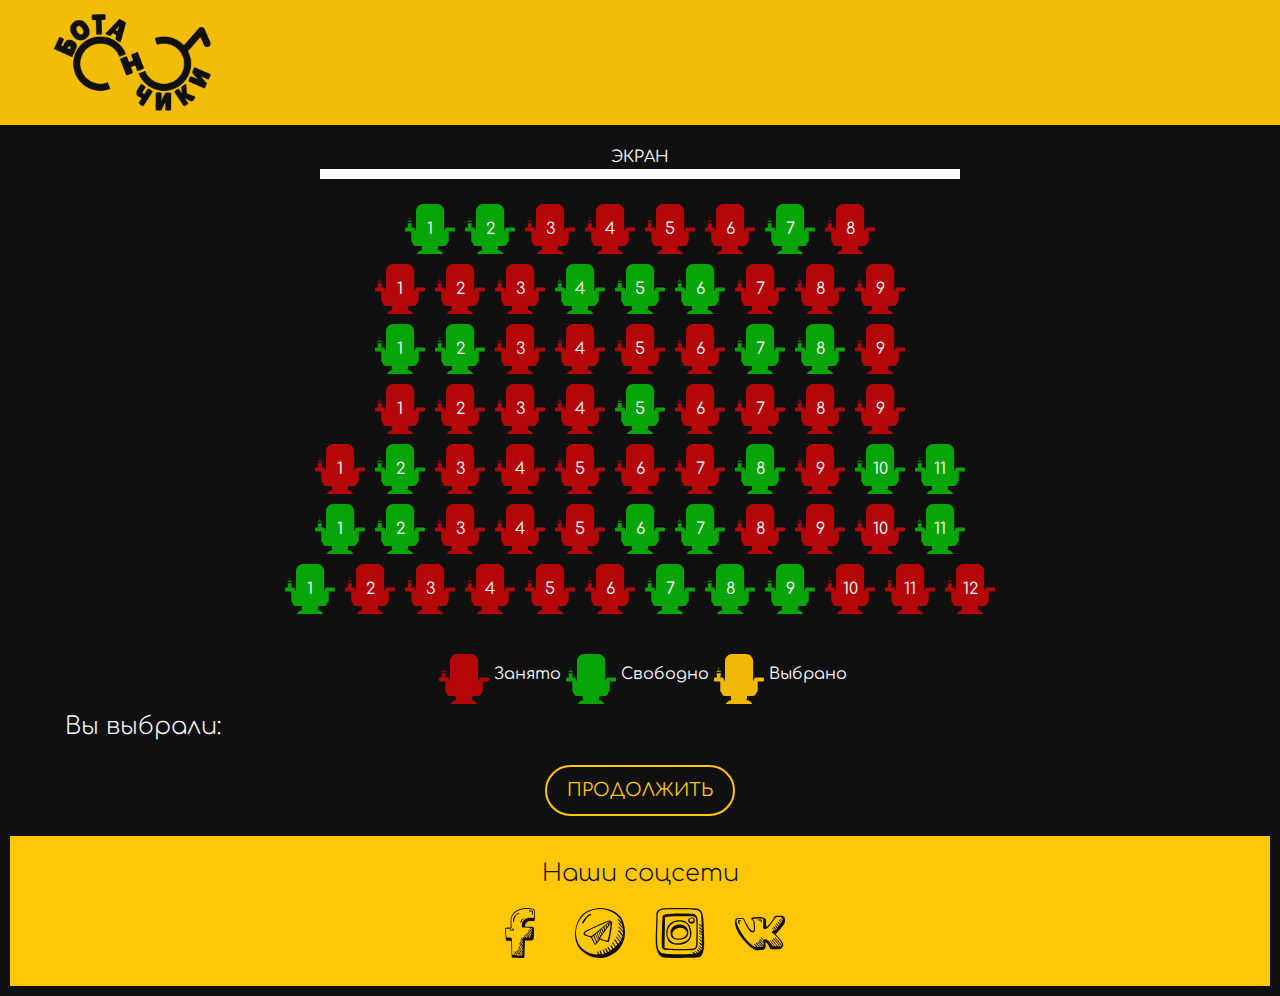
<file: seats.html>
<!DOCTYPE html>
<html>
<head>
	<meta charset="utf-8">
	<link rel="stylesheet" type="text/css" href="css/main.css">
	<link rel="stylesheet" type="text/css" href="https://stackpath.bootstrapcdn.com/bootstrap/4.5.0/css/bootstrap.min.css">
	<link href="https://fonts.googleapis.com/css2?family=Comfortaa:wght@300;400;500;600;700&display=swap" rel="stylesheet">
	<script src="https://code.jquery.com/jquery-3.5.1.min.js" integrity="sha256-9/aliU8dGd2tb6OSsuzixeV4y/faTqgFtohetphbbj0=" crossorigin="anonymous"></script>
	<script type="text/javascript">
		$(document).ready(function() {
			var seats = [];
			var c_seats = []
			var url = window.location.search;
			$(".avail").click(function(){
				$(this).toggleClass("avail chosen");
				var r_num = ($(this).parent().attr("id")).slice(1);
				var s_num = $(this).find("p").text();
				if(!seats.includes(this)){
					seats.push(this);
					$(".c_span").append("Ряд " + r_num.toString() + " место " + s_num.toString() + " ")
					c_seats.push("Ряд " + r_num.toString() + " место " + s_num.toString() + " ");
				}else{
					c_seats.splice($.inArray(("Ряд " + r_num.toString() + " место " + s_num.toString() + " "), c_seats), 1);
					seats.splice($.inArray(this, seats), 1);
					var span_t = $(".c_span").text();
					span_t = span_t.replace(("Ряд " + r_num.toString() + " место " + s_num.toString()), "");
					$(".c_span").text(span_t);
				}
				
			});
			var film = new URLSearchParams(url).get("film");
			var s = "";
			switch(film){
				case "joker":
					s = "Джокер";
					break;
				case "pulp":
					s = "Криминальное чтиво";
					break;
				case "aveng":
					s = "Мстители";
					break;
				case "1917":
					s = "1917";
					break;
				case "startrek":
					s = "Звездный путь";
					break;
				case "zw":
					s = "Звездные войны";
					break;
				case "du":
					s = "Джон Уик";
					break;
				case "id":
					s = "Индиана джонс";
					break;
				case "hp":
					s = "Гарри Поттер";
					break;
				case "bt":
					s = "Бэтмен";
					break;
			};
			$(".film").text(s);
			url = "ticket.html?film="  + film;
			$(".subm").click(function(){
					c_seats.forEach(function(item, index){
						url = url + "&seats=" + item
					});
					$(".flink").attr({ href: url  });
				});
		});

	</script>
	<script type="text/javascript">
		function loupe(){
			if(!$(".search").hasClass("active")){
				$(".search").animate({
					width: "25%"
				}, 400, function(){});
				$(".search").addClass("active");
			}
			
		}
		
		
	</script>
	<title>БОТАНЧИКИ</title>
</head>
<body>
	<header class="header header_active">
		<p class="film">
		</p>
		<div class="h_bg">
			
		</div>
		<div class="d-flex">
			<div class="logo">
			<a href="index.html">
                <img src="img/logo.png">
            </a>
		</div>
		</div>
		
	</header>
	<section class="c_seats">
		<p class="choose">
			ЭКРАН
		</p>
		<div class="seats container-fluid">
			<div class="col-lg-12">
				<div class="r d-flex justify-content-center" id="r1">
					<div class="seat avail"><p>1</p></div>
					<div class="seat avail"><p>2</p></div>
					<div class="seat busy"><p>3</p></div>
					<div class="seat busy"><p>4</p></div>
					<div class="seat busy"><p>5</p></div>
					<div class="seat busy"><p>6</p></div>
					<div class="seat avail"><p>7</p></div>
					<div class="seat busy"><p>8</p></div>
				</div>
				<div class="r d-flex justify-content-center" id="r2">
					<div class="seat busy"><p>1</p></div>
					<div class="seat busy"><p>2</p><p></p></div>
					<div class="seat busy"><p>3</p></div>
					<div class="seat avail"><p>4</p></div>
					<div class="seat avail"><p>5</p></div>
					<div class="seat avail"><p>6</p></div>
					<div class="seat busy"><p>7</p></div>
					<div class="seat busy"><p>8</p></div>
					<div class="seat busy"><p>9</p></div>
				</div>
				<div class="r d-flex justify-content-center" id="r3">
					<div class="seat avail"><p>1</p></div>
					<div class="seat avail"><p>2</p></div>
					<div class="seat busy"><p>3</p></div>
					<div class="seat busy"><p>4</p></div>
					<div class="seat busy"><p>5</p></div>
					<div class="seat busy"><p>6</p></div>
					<div class="seat avail"><p>7</p></div>
					<div class="seat avail"><p>8</p></div>
					<div class="seat busy"><p>9</p></div>
				</div>
				<div class="r d-flex justify-content-center" id="r4">
					<div class="seat busy"><p>1</p></div>
					<div class="seat busy"><p>2</p></div>
					<div class="seat busy"><p>3</p></div>
					<div class="seat busy"><p>4</p></div>
					<div class="seat avail"><p>5</p></div>
					<div class="seat busy"><p>6</p></div>
					<div class="seat busy"><p>7</p></div>
					<div class="seat busy"><p>8</p></div>
					<div class="seat busy"><p>9</p></div>
				</div>
				<div class="r d-flex justify-content-center" id="r5">
					<div class="seat busy"><p>1</p></div>
					<div class="seat avail"><p>2</p></div>
					<div class="seat busy"><p>3</p></div>
					<div class="seat busy"><p>4</p></div>
					<div class="seat busy"><p>5</p></div>
					<div class="seat busy"><p>6</p></div>
					<div class="seat busy"><p>7</p></div>
					<div class="seat avail"><p>8</p></div>
					<div class="seat busy"><p>9</p></div>
					<div class="seat avail"><p>10</p></div>
					<div class="seat avail"><p>11</p></div>
				</div>
				<div class="r d-flex justify-content-center" id="r6">
					<div class="seat avail"><p>1</p></div>
					<div class="seat avail"><p>2</p></div>
					<div class="seat busy"><p>3</p></div>
					<div class="seat busy"><p>4</p></div>
					<div class="seat busy"><p>5</p></div>
					<div class="seat avail"><p>6</p></div>
					<div class="seat avail"><p>7</p></div>
					<div class="seat busy"><p>8</p></div>
					<div class="seat busy"><p>9</p></div>
					<div class="seat busy"><p>10</p></div>
					<div class="seat avail"><p>11</p></div>
				</div>
				<div class="r d-flex justify-content-center" id="r7">
					<div class="seat avail"><p>1</p></div>
					<div class="seat busy"><p>2</p></div>
					<div class="seat busy"><p>3</p></div>
					<div class="seat busy"><p>4</p></div>
					<div class="seat busy"><p>5</p></div>
					<div class="seat busy"><p>6</p></div>
					<div class="seat avail"><p>7</p></div>
					<div class="seat avail"><p>8</p></div>
					<div class="seat avail"><p>9</p></div>
					<div class="seat busy"><p>10</p></div>
					<div class="seat busy"><p>11</p></div>
					<div class="seat busy"><p>12</p></div>
				</div>
			</div>
			<div class="hints d-flex justify-content-center d-flex justify-content-center">
				<div class="d-flex"><div class="seat1 busy"></div><p class="seat11">Занято</p></div>
				<div class="d-flex"><div class="seat1 avail1"></div><p class="seat11">Свободно</p></div>
				<div class="d-flex"><div class="seat1 chosen1"></div><p class="seat11">Выбрано</p></div>
			</div>
			<div class="you_chose">
				Вы выбрали:
				<span class="c_span"></span>
			</div>
		</div>
		<a class="flink"><button class="buy_but subm">ПРОДОЛЖИТЬ</button></a>
	</section>
	<footer class="footer">
		<p class="soc_p">Наши соцсети</p>
        <div class="soc d-flex justify-content-center">
        	<div class="soc_i"><img src="img/fb.svg"></div>
            <div class="soc_i"><img src="img/tg.svg"></div>
            <div class="soc_i"><img src="img/ig.svg"></div>
            <div class="soc_i"><img src="img/vk.svg"></div>
        </div>
    </footer>
</body>
</html>
</file>
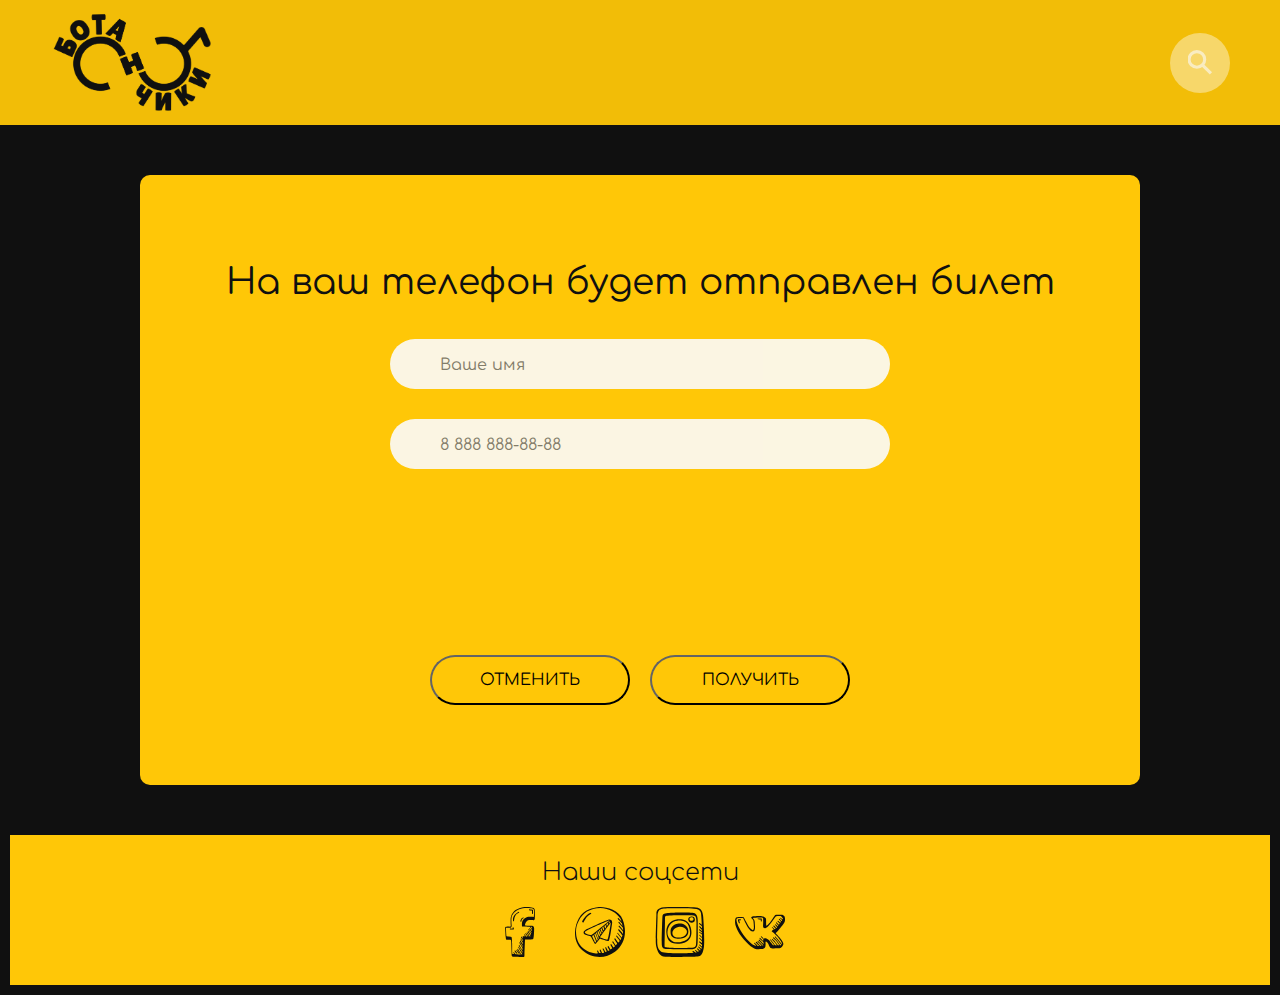
<file: ticket.html>
<!DOCTYPE html>
<html>
<head>
    <meta charset="utf-8">
    <link rel="stylesheet" type="text/css" href="css/main.css">
    <link rel="stylesheet" type="text/css" href="https://stackpath.bootstrapcdn.com/bootstrap/4.5.0/css/bootstrap.min.css">
    <link href="https://fonts.googleapis.com/css2?family=Comfortaa:wght@300;400;500;600;700&display=swap" rel="stylesheet">
    <script src="https://code.jquery.com/jquery-3.5.1.min.js" integrity="sha256-9/aliU8dGd2tb6OSsuzixeV4y/faTqgFtohetphbbj0=" crossorigin="anonymous"></script>
   <script type="text/javascript">
    $(document).ready(function() {
        var valid = false;
        $(".t_input").on('input',function(e){
            var re = /^((\+7|7|8)+([0-9]){10})$/;
            var myPhone = $(".t_input").val();
            valid = re.test(myPhone);
            if (valid){
               $(".valid").text("Верно");
               $(".valid").css("color", "#fbfbfb");
            } 
            else{
                $(".valid").text("Неверный формат");
                $(".valid").css("color", "#ff0009");
            } 

        });
         var url = window.location.search;
            var film = new URLSearchParams(url).get("film");
            var seats = new URLSearchParams(url).getAll("seats");
            var s = "";
            switch(film){
                case "joker":
                    s = "Джокер";
                    break;
                case "pulp":
                    s = "Криминальное чтиво";
                    break;
                case "aveng":
                    s = "Мстители";
                    break;
                case "1917":
                    s = "1917";
                    break;
                case "startrek":
                    s = "Звездный путь";
                    break;
                case "zw":
                    s = "Звездные войны";
                    break;
                case "du":
                    s = "Джон Уик";
                    break;
                case "id":
                    s = "Индиана джонс";
                    break;
                case "hp":
                    s = "Гарри Поттер";
                    break;
                case "bt":
                    s = "Бэтмен";
                    break;
            };
            $(".film").text(s);
            $(".order").append(s + "<br>");
            $(".order").append(seats + "<br>");
            $(".t_but").click(function(){
                if(valid){
                    console.log("Фильм:" + s);
                    console.log("Места:" + seats);
                    console.log("Имя:" + $(".t_name").val());
                    console.log("Номер:" + $(".t_input").val());
                }
            });

    });

    </script>
    <script type="text/javascript">
        function loupe(){
            if(!$(".search").hasClass("active")){
                $(".search").animate({
                    width: "25%"
                }, 400, function(){});
                $(".search").addClass("active");
            }
            
        }
        
        
    </script>
    <title>БОТАНЧИКИ</title>
</head>
<body>
    <header class="header header_active">
        <div class="h_bg">
            
        </div>
        <div class="d-flex">
            <div class="logo">
            <a href="index.html">
                <img src="img/logo.png">
            </a>
        </div>
        <div class="search d-flex" onclick="loupe()">
            <input type="" name="" class="searchform" >
            <img src="img/search.svg" class="loupe">
        </div>
        </div>
        
    </header>
   <section class="ticket">
        <div class="t_cont">
            <div class="t_text">
                На ваш телефон будет отправлен билет
            </div>
            <input type="text" name="number" placeholder="Ваше имя" class="t_name">
            <input type="text" name="number" placeholder="8 888 888-88-88" class="t_input">
            <p class="valid"><br></p>
            <p class="order"></p>
            <div class="d-flex justify-content-center">
                <a class="t_a" href="index.html"><button class="t_but1">ОТМЕНИТЬ</button></a>
                <button class="t_but">ПОЛУЧИТЬ</button>
            </div>
        </div>
    </section>
    <footer class="footer">
        <p class="soc_p">Наши соцсети</p>
        <div class="soc d-flex justify-content-center">
            <div class="soc_i"><img src="img/fb.svg"></div>
            <div class="soc_i"><img src="img/tg.svg"></div>
            <div class="soc_i"><img src="img/ig.svg"></div>
            <div class="soc_i"><img src="img/vk.svg"></div>
        </div>
    </footer>
</body>
</html>
</file>
<file: css/main.css>
body, html{
	padding: 0;
	margin: 0;
	font-family: Comfortaa, sans-serif !important;
	color: #101010 !important;
	background-color: #101010 !important;
}
a{
	text-decoration: none;
}
a:hover{
	text-decoration: none !important;
}
ul{
	list-style: none;
}
.header{
	width: 100%;
	height: 125px;
	line-height: 125px;
	position: fixed;
	z-index: 2;
}
.header *{
	height: 100%;
	line-height: 125px;
}
.h_bg{
	display: none;
	position: absolute;
	width: 100%;
	height: 100%;
	background-color: #FFC707;
	opacity: 0.95;
}
.logo{
	width: 200px;
	margin: 0 50px;
	position: relative;
	z-index: 4;
}
.logo img{
	height: 85%;
}
.search{
	position: absolute;
	right: 50px;
	width: 60px;
	z-index: 4;
}
.searchform{
	position: absolute;
	top: 50%;
	transform: translateY(-50%);
	width: 100%;
	height: 60px;
	border: none;
	border-radius: 100px;
	opacity: 0.4;
	outline: none;
	padding-left: 30px;
	font-size: 18px;
	color: #000;
	transition: 0.5s;
	z-index: 4;
}
.searchform:hover{
	opacity: 0.5;
}
.searchform:focus{
	opacity: 0.5;
}
.loupe{
	width: 25px;
	position: absolute;
	right: 30px;
	transform: translateX(50%);
	top: 0;
	opacity: 0.6;
	z-index: 4;
}
.s{
	position: absolute;
	width: 100%;
	height: 100%;
	background-size: cover;
	display: none;
	top: 50%;
	transform: translateY(-50%);
}
.slider{
	height: 100vh;
	position: relative;
}
.s_bg{
	position: absolute;
	z-index: 1;
	width: 100%;
	height: 100%;
	background: rgba(16,16,16,0.23);
	opacity: 1;
}
.slide{
	position: relative;
	text-align: center;
}
.s_cont{
	position: relative;
	width: 100%;
	height: 100vh;
	line-height: 600px;
}
.arrow{
	position: absolute;
	top: 50%;
	transform: translateY(-50%);
	z-index: 1;
}
.l_arrow{
	left: 0;
}
.r_arrow{
	right: 0;
}
.arrow img{
	width: 30px;
	margin: 0 30px;
	position: relative;
}
.dots{
	text-align: center;
	position: absolute;
	bottom: 50px;
	z-index: 1;
	left: 50%;
	transform: translateX(-50%);
}
.dot{
	width: 15px;
	height: 15px;
	margin: 0 10px;
	border-radius: 10px;
	background-color: #fbfbfb;
	opacity: 0.51;
}
.now{
	font-size: 48px;
	margin: 50px;
}
.actual{
	min-height: 100vh;
	padding-top: 125px;
	background-color: #101010;
}
.act_list{
	position: relative;
}
.act_li {
    transition: 0.5s;
  	display: inline-block;
  	position: relative;
 	 margin: 20px 50px;
  	width: calc(25% - 0.36em - 100px);
  height: 500px;
}
.header_active{
	display: block;
	position: relative;
}
.header_active .h_bg{
	display: block;
}
.li_card {
  width: 100%;
  height: 100%;
  transform-style: preserve-3d;
  transition: all 0.7s linear;
}
.act_li:hover .li_card {
  transform: rotateY(180deg);
  box-shadow: -5px 5px 5px #aaa;
}
.face {
  position: absolute;
  width: 100%;
  height: 100%;
  backface-visibility: hidden;
  background-size: cover;
  background-repeat: no-repeat;
}
.face.back {
  display: block;
  transform: rotateY(180deg);
  box-sizing: border-box;
  padding: 10px;
  color: #fff;
  background-color: #ffbf00;
  text-align: center;
}
.buy_but:focus{
	outline: none;
}
.buy_but{
	display: block;
	position: relative;
	margin: 20px 0;
	outline: none;
	font-size: 18px;
	border-radius: 30px;
	padding: 10px 20px;
	color: #101010;
	left: 50%;
	transition: 0.5s; 
	transform: translateX(-50%);
	border: 2px solid #101010;
  	background: none;
}
.buy_but:hover{
	background: #101010;
	color: #fbfbfb;
	transition: 0.8s; 
}
.buy{
	position: absolute;
	top: 50%;
	left: 50%;
	transform: translate(-50%, -50%);
}
.choose{
	width: 50%;
	text-align: center;
	margin: 20px auto;
	border-bottom: 10px solid #fbfbfb;
	color: #fbfbfb !important;

}
.seat{
	position: relative;
	width: 50px;
	height: 50px;
	border-radius: 10px;
	margin: 5px;
	border-width: 5px;
}
.seat1{
	position: relative;
	width: 50px;
	height: 50px;
	border-radius: 10px;
	margin: 5px;
	border-width: 5px;
}
.seat11{
	color: #fbfbfb !important;
}
.seat p{
	position: absolute;
	left: 50%;
	top: 50%;
	transform: translate(-50%, -50%);
	color: #fff;
}
.busy{
	cursor: default;
	background-image: url(../img/busy.svg);
}
.avail{
	cursor: pointer;
	background-image: url(../img/avail.svg);
}
.avail1{
	cursor: default;
	background-image: url(../img/avail.svg);
}
.chosen{
	cursor: pointer;
	background-image: url(../img/chosen.svg);
}
.chosen1{
	cursor: default;
	background-image: url(../img/chosen.svg);
}
.hints p{
	display: block;
	line-height: 50px;
	margin: 0;
}
.hints{
	text-align: center;
	margin-top: 30px;
}
.t_input{
    width: 500px;
    height: 50px;
    font-size: 16px;
    border-radius: 50px;
    outline: none;
    border: none;
    padding: 7px 5px 5px 50px;
    background-color: #fbfbfb;
    opacity: 0.9;
    transition: 0.5s;

}
.t_input:hover{
    border-color: #D40B91;
    font-color: #fbfbfb; 
    opacity: 1;
    transition: 0.5s;
}
.t_name{
    width: 500px;
    height: 50px;
    font-size: 16px;
    border-radius: 50px;
    outline: none;
    border: none;
    padding: 7px 5px 5px 50px;
    background-color: #fbfbfb;
    opacity: 0.9;
    transition: 0.5s;

}
.t_name:hover{
    border-color: #D40B91;
    font-color: #fbfbfb; 
    opacity: 1;
    transition: 0.5s;
}
.c_span{
	color: #fbfbfb !important;
}
.t_text{
    font-size: 36px;
}
.t_cont{
	text-align: center;
    width: 1000px;
    background-color: #FFC707;
    position: relative;
    left: 50%;
    transform: translateX(-50%);
    border: none;
    border-radius: 10px;
    padding: 50px 0;
    margin-top: 50px;
    margin-bottom: 50px;
}
.t_cont *{
	display: block;
	margin: 30px auto;
}
.t_but{
	border-color: #101010;
	background: none;
	border-radius: 50px;
	height: 50px;
	width: 20%;
	margin: 0 10px;
	transition: 0.8s; 
}
.t_a{
	width: 20%;
	margin: 0 10px;
}
.t_but1{
	border-color: #101010;
	background: none;
	border-radius: 50px;
	height: 50px;
	width: 100%;
	margin: 0;
	transition: 0.8s; 
}
.t_but:focus{
	outline: none;
}
.t_but1:focus{
	outline: none;
}
.t_but1:hover{
	background: #ff0009;
	color: #fbfbfb;
	transition: 0.8s; 
}
.t_but:hover{
	background: #101010;
	color: #fbfbfb;
	transition: 0.8s; 
}
.footer{
	height: 150px;
	position: relative;
	display: block;
	padding-top: 20px;
	background-color: #FFC707;
	margin: 10px;
}
.soc_i{
	width: 50px;
	height: 50px;
	margin: 0 15px;
}
.soc_i img{
	width: 100%;
}
.soc_p{
	font-weight: 300;
	font-size: 24px;
	display: block;
	text-align: center;
	color: #101010;
}
.name, .genre{
	display: none;
}
.c_seats{
	min-height: calc(100vh - 250px);
}
.ticket{
	min-height: calc(100vh - 250px)
}
.back_p{
	font-size: 24px;
	position: absolute;
	bottom: 20px;
	left: 50%;
	color: #101010;
	transform: translateX(-50%);
}
.back_pp{
	font-size: 20px;
	position: absolute;
	bottom: 20px;
	left: 50%;
	color: #101010;
	transform: translateX(-50%);
}
.p_topp{
	top: 50px;
	font-size: 40px;
}
.p_top{
	top: 50px;
	font-size: 48px;
}
.you_chose{
	padding-left: 50px;
	font-size: 24px;
	font-weight: 300;
	color: #fbfbfb !important;
}
.film{
	position: absolute;
	left: 50%;
	color: #101010;
	z-index: 5;
	font-size: 48px;
	transform: translateX(-50%);
}
.subm{
	border-color: #FFC707;
	color: #FFC707;
}
.subm:hover{
	border-color: #fbfbfb;
	color: #101010;
	background-color: #fbfbfb;
}
.order{
	text-align: center;
	font-size: 24px;
}
.soc_i:hover {
    animation-name: rotate; 
    animation-duration: 0.5s; 
    animation-iteration-count: infinite;
    animation-timing-function: ease-in-out;
}

@keyframes rotate {
	0%{
		transform: rotate(-5deg);
	}
	50%{
		transform: rotate(5deg);
	}
	100%{
		transform: rotate(-5deg);
	}
}
</file>
